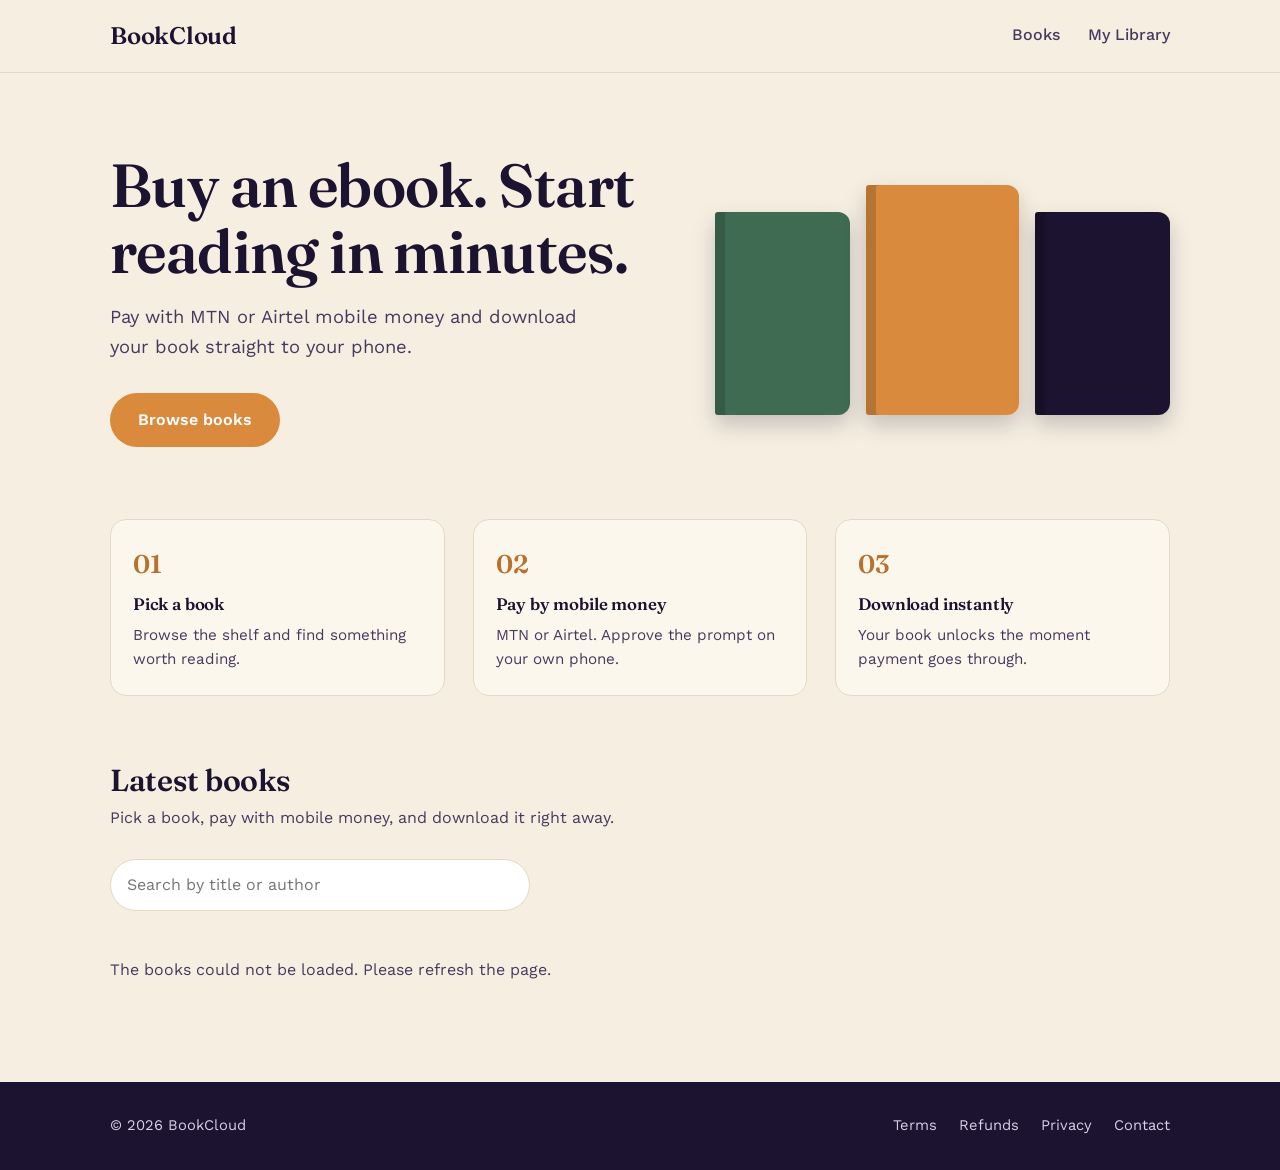
<file: index.html>
<!DOCTYPE html>
<html lang="en">
<head>
  <meta charset="UTF-8">
  <meta name="viewport" content="width=device-width, initial-scale=1">
  <title>BookCloud</title>
  <link rel="stylesheet" href="style.css">
</head>

<body>
  <div id="site-header"></div>

  <main>
    <section class="hero">
      <div class="wrap">
        <div>
          <h1>Buy an ebook. Start reading in minutes.</h1>
          <p>Pay with MTN or Airtel mobile money and download your book straight to your phone.</p>
          <a class="btn" href="#books">Browse books</a>
        </div>
        <div class="shelf" aria-hidden="true">
          <div class="cover c-teal"></div>
          <div class="cover c-gold"></div>
          <div class="cover c-navy"></div>
        </div>
      </div>
    </section>
    <section class="how">
      <div class="wrap">
        <ol>
          <li>
            <span class="step-num">01</span>
            <h3>Pick a book</h3>
            <p>Browse the shelf and find something worth reading.</p>
          </li>
          <li>
            <span class="step-num">02</span>
            <h3>Pay by mobile money</h3>
            <p>MTN or Airtel. Approve the prompt on your own phone.</p>
          </li>
          <li>
            <span class="step-num">03</span>
            <h3>Download instantly</h3>
            <p>Your book unlocks the moment payment goes through.</p>
          </li>
        </ol>
      </div>
    </section>

    <section class="section" id="books">
      <div class="wrap">
        <h2>Latest books</h2>
        <p class="sub">Pick a book, pay with mobile money, and download it right away.</p>

        <div class="tools">
          <input class="search" id="search" type="search" placeholder="Search by title or author" aria-label="Search books">
          <div class="chips" id="chips"></div>
        </div>

        <p class="note" id="book-note">Loading books...</p>
        <div class="grid" id="book-list"></div>
      </div>
    </section>
  </main>

  <div id="site-footer"></div>

  <script src="site.js"></script>
  <script type="module">
    import { fetchBooks, make, makeCover, formatPrice } from "./store.js";

    const list = document.getElementById("book-list");
    const note = document.getElementById("book-note");
    const chips = document.getElementById("chips");
    const search = document.getElementById("search");

    let allBooks = [];
    let activeCategory = "All";

    // Builds one book card.
    function makeCard(book) {
      const card = make("article", "book");

      const coverLink = make("a", "cover-link");
      coverLink.href = "book.html?id=" + encodeURIComponent(book.id);
      coverLink.append(makeCover(book));

      const titleLink = make("a", "", book.title || "Untitled");
      titleLink.href = "book.html?id=" + encodeURIComponent(book.id);
      const title = make("h3");
      title.append(titleLink);

      const row = make("div", "row");
      const buy = make("a", "buy", "Buy");
      buy.href = "checkout.html?id=" + encodeURIComponent(book.id);
      row.append(make("span", "price", formatPrice(book.price)), buy);

      card.append(coverLink, title, make("p", "author", book.author || ""), row);
      return card;
    }

    // Shows the books that match the search box and the chosen category.
    function showBooks() {
      const words = search.value.trim().toLowerCase();

      const shown = allBooks.filter(function (book) {
        const inCategory = activeCategory === "All" || book.category === activeCategory;
        const text = ((book.title || "") + " " + (book.author || "")).toLowerCase();
        return inCategory && text.includes(words);
      });

      list.innerHTML = "";
      note.textContent = shown.length ? "" : "No books match your search.";
      shown.forEach(function (book) { list.append(makeCard(book)); });
    }

    // Builds the category buttons from the categories your books use.
    function showCategoryButtons() {
      const names = [];
      allBooks.forEach(function (book) {
        if (book.category && !names.includes(book.category)) names.push(book.category);
      });

      chips.innerHTML = "";
      if (names.length < 2) return;

      ["All"].concat(names).forEach(function (name) {
        const chip = make("button", "chip", name);
        chip.type = "button";
        chip.setAttribute("aria-pressed", name === activeCategory ? "true" : "false");
        chip.addEventListener("click", function () {
          activeCategory = name;
          showCategoryButtons();
          showBooks();
        });
        chips.append(chip);
      });
    }

    async function loadBooks() {
      try {
        allBooks = await fetchBooks();

        if (allBooks.length === 0) {
          note.textContent = "No books yet. Check back soon.";
          return;
        }

        showCategoryButtons();
        showBooks();
      } catch (error) {
        console.error(error);
        note.textContent = "The books could not be loaded. Please refresh the page.";
      }
    }

    search.addEventListener("input", showBooks);
    loadBooks();
  </script>
</body>
</html>
</file>
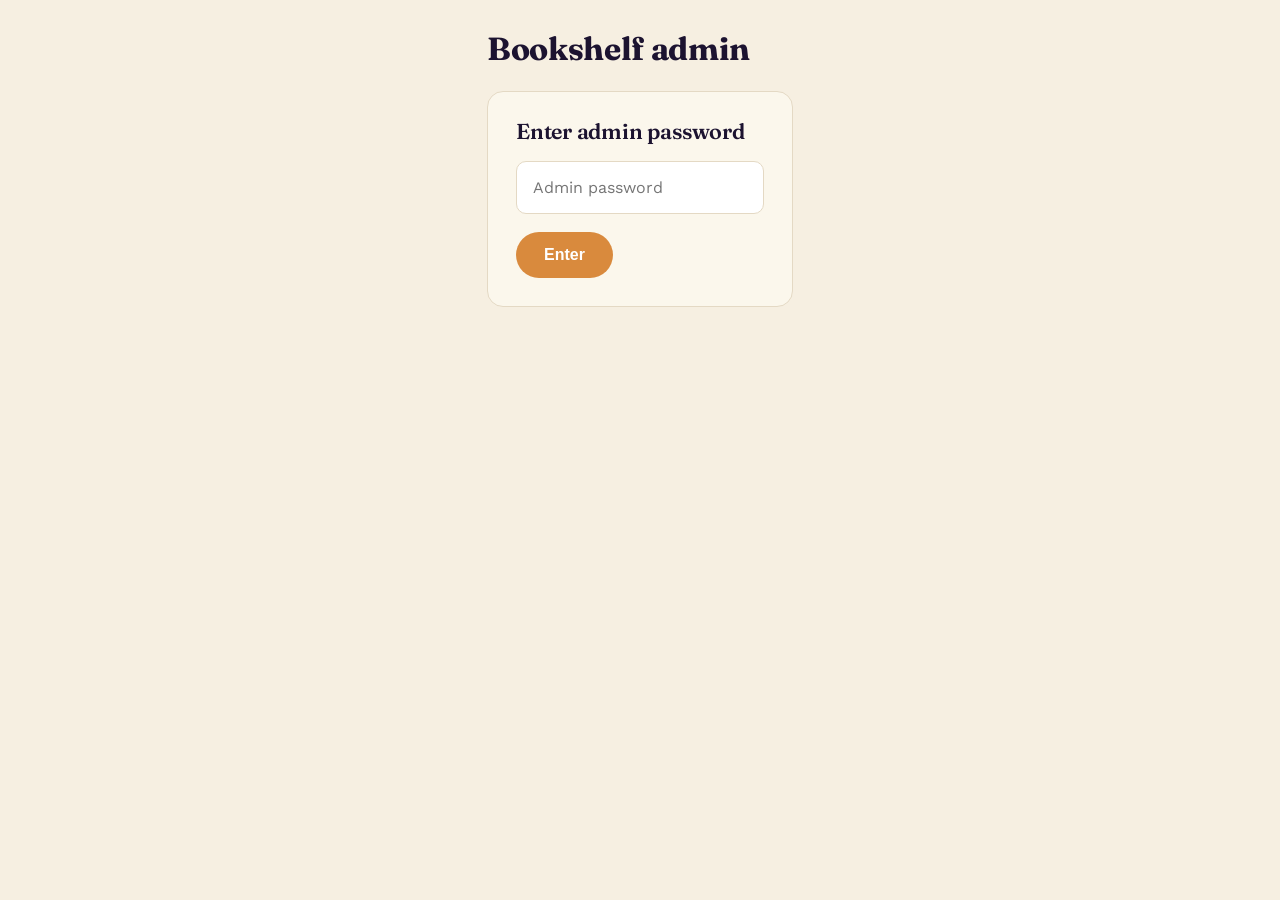
<file: admin.html>
<!DOCTYPE html>
<html lang="en">
<head>
  <meta charset="UTF-8">
  <meta name="viewport" content="width=device-width, initial-scale=1">
  <title>Admin | Bookshelf</title>
  <link rel="stylesheet" href="style.css">
  <link rel="icon" type="image/svg+xml" href="favicon.svg">
  <style>
    .admin-wrap { max-width: 900px; margin: 0 auto; padding: 32px 20px 80px; }
    .admin-wrap h1 { margin-bottom: 24px; }
    .book-row {
      display: flex; align-items: center; gap: 14px;
      padding: 14px 0; border-bottom: 1px solid var(--line);
    }
    .book-row .cover { width: 44px; padding: 0; flex-shrink: 0; }
    .book-row .info { flex: 1; }
    .book-row .info strong { display: block; }
    .book-row .info span { color: var(--muted); font-size: 0.9rem; }
    .badge {
      display: inline-block; font-size: 0.78rem; padding: 2px 8px;
      border-radius: 999px; background: #E3EDE7; color: var(--moss);
    }
    .badge.off { background: #F1E7DC; color: var(--error); }
    .grid-2 { display: grid; grid-template-columns: 1fr 1fr; gap: 16px; }
    @media (max-width: 600px) { .grid-2 { grid-template-columns: 1fr; } }
  </style>
</head>

<body>
  <div class="admin-wrap">
    <h1>Bookshelf admin</h1>

    <!-- Shown until the correct password is entered. -->
    <div class="panel" id="login-box">
      <h2>Enter admin password</h2>
      <div class="field">
        <input id="password-input" type="password" placeholder="Admin password">
      </div>
      <button class="btn" id="login-button">Enter</button>
      <p class="msg error" id="login-error" hidden></p>
    </div>

    <!-- The actual admin tools, hidden until logged in. -->
    <div id="admin-area" hidden>
      <div class="panel" style="margin-bottom:28px;">
        <h2 id="form-title">Add a new book</h2>

        <div class="grid-2">
          <div class="field">
            <label for="f-title">Title</label>
            <input id="f-title" type="text" required>
          </div>
          <div class="field">
            <label for="f-author">Author</label>
            <input id="f-author" type="text">
          </div>
        </div>

        <div class="grid-2">
          <div class="field">
            <label for="f-price">Price (UGX)</label>
            <input id="f-price" type="number" min="500" step="1" required>
          </div>
          <div class="field">
            <label for="f-category">Category</label>
            <input id="f-category" type="text" placeholder="e.g. Fiction, Business">
          </div>
        </div>

        <div class="field">
          <label for="f-description">Description</label>
          <input id="f-description" type="text">
        </div>

        <div class="grid-2">
          <div class="field">
            <label for="f-cover">Cover colour</label>
            <select id="f-cover" style="width:100%;padding:12px 14px;border:1.5px solid var(--line);border-radius:8px;font:inherit;">
              <option value="teal">Teal</option>
              <option value="navy">Navy</option>
              <option value="gold">Gold</option>
              <option value="rust">Rust</option>
            </select>
          </div>
          <div class="field">
            <label for="f-sample">Free sample link (optional)</label>
            <input id="f-sample" type="url" placeholder="https://...">
          </div>
        </div>

        <div class="field">
          <label for="f-cover-image">Cover image (JPG or PNG)</label>
          <input id="f-cover-image" type="file" accept="image/*">
          <p class="hint">Leave empty to keep the current cover, or use a colour block instead.</p>
        </div>

        <div class="field">
          <label for="f-file">Book file (PDF, ePub, etc.)</label>
          <input id="f-file" type="file">
          <p class="hint" id="file-hint">Leave empty to keep the current file when editing.</p>
        </div>

        <label class="check">
          <input type="checkbox" id="f-published" checked>
          <span>Published (visible in the store)</span>
        </label>

        <div style="display:flex; gap:10px; margin-top:10px;">
          <button class="btn" id="save-button">Save book</button>
          <button class="btn-outline" id="cancel-button" type="button" hidden>Cancel edit</button>
        </div>
        <p class="msg" id="form-msg" hidden></p>
      </div>

      <div class="panel">
        <h2>Your books</h2>
        <p class="note" id="list-note">Loading...</p>
        <div id="book-list"></div>
      </div>
    </div>
  </div>

  <script type="module">
    const API_BASE = "https://ebook-store-helper.dbernardinvestments.workers.dev";

    let adminPassword = "";
    let allBooks = [];
    let editingId = null;

    const loginBox = document.getElementById("login-box");
    const adminArea = document.getElementById("admin-area");
    const loginError = document.getElementById("login-error");

    const formTitle = document.getElementById("form-title");
    const fTitle = document.getElementById("f-title");
    const fAuthor = document.getElementById("f-author");
    const fPrice = document.getElementById("f-price");
    const fCategory = document.getElementById("f-category");
    const fDescription = document.getElementById("f-description");
    const fCover = document.getElementById("f-cover");
    const fSample = document.getElementById("f-sample");
    const fFile = document.getElementById("f-file");
    const fPublished = document.getElementById("f-published");
    const saveButton = document.getElementById("save-button");
    const cancelButton = document.getElementById("cancel-button");
    const formMsg = document.getElementById("form-msg");

    const listNote = document.getElementById("list-note");
    const bookList = document.getElementById("book-list");

    function showFormMessage(text, isError) {
      formMsg.textContent = text;
      formMsg.className = isError ? "msg error" : "msg";
      formMsg.hidden = false;
    }

    async function adminFetch(path, options) {
      options = options || {};
      options.headers = Object.assign({}, options.headers, { "X-Admin-Password": adminPassword });
      return fetch(API_BASE + path, options);
    }

    // ---------- Login ----------
    document.getElementById("login-button").addEventListener("click", async function () {
      const tryPassword = document.getElementById("password-input").value;
      loginError.hidden = true;

      const response = await fetch(API_BASE + "/admin/books", {
        headers: { "X-Admin-Password": tryPassword }
      });

      if (!response.ok) {
        loginError.textContent = "Wrong password. Try again.";
        loginError.hidden = false;
        return;
      }

      adminPassword = tryPassword;
      loginBox.hidden = true;
      adminArea.hidden = false;
      loadBooks();
    });

    // ---------- Load and show the book list ----------
    async function loadBooks() {
      listNote.textContent = "Loading...";
      const response = await adminFetch("/admin/books");

      if (!response.ok) {
        listNote.textContent = "Could not load books.";
        return;
      }

      allBooks = await response.json();
      bookList.innerHTML = "";

      if (allBooks.length === 0) {
        listNote.textContent = "No books yet. Add your first one above.";
        return;
      }

      listNote.textContent = "";
      allBooks.forEach(function (book) {
        const row = document.createElement("div");
        row.className = "book-row";

        const cover = document.createElement("div");
        cover.className = "cover c-" + (book.cover || "teal");
        cover.style.overflow = "hidden";
        if (book.coverImage) {
          cover.style.padding = "0";
          const img = document.createElement("img");
          img.src = API_BASE + "/covers/" + book.coverImage;
          img.alt = book.title;
          img.style.width = "100%";
          img.style.height = "100%";
          img.style.objectFit = "cover";
          img.style.display = "block";
          cover.append(img);
        }

        const info = document.createElement("div");
        info.className = "info";
        const strong = document.createElement("strong");
        strong.textContent = book.title;
        const span = document.createElement("span");
        span.textContent = "UGX " + Number(book.price).toLocaleString("en-US") + (book.author ? " · " + book.author : "");
        info.append(strong, span);

        const badge = document.createElement("span");
        badge.className = "badge" + (book.published ? "" : " off");
        badge.textContent = book.published ? "Published" : "Hidden";

        const editBtn = document.createElement("button");
        editBtn.className = "btn-outline";
        editBtn.textContent = "Edit";
        editBtn.type = "button";
        editBtn.addEventListener("click", function () { startEdit(book); });

        const deleteBtn = document.createElement("button");
        deleteBtn.className = "btn-outline";
        deleteBtn.textContent = "Delete";
        deleteBtn.type = "button";
        deleteBtn.style.borderColor = "var(--error)";
        deleteBtn.style.color = "var(--error)";
        deleteBtn.addEventListener("click", function () { deleteBook(book); });

        row.append(cover, info, badge, editBtn, deleteBtn);
        bookList.append(row);
      });
    }

    // ---------- Fill the form to edit a book ----------
    function startEdit(book) {
      editingId = book.id;
      formTitle.textContent = "Edit: " + book.title;
      fTitle.value = book.title || "";
      fAuthor.value = book.author || "";
      fPrice.value = book.price || "";
      fCategory.value = book.category || "";
      fDescription.value = book.description || "";
      fCover.value = book.cover || "teal";
      fSample.value = book.sampleUrl || "";
      fFile.value = "";
      fPublished.checked = !!book.published;
      cancelButton.hidden = false;
      window.scrollTo({ top: 0, behavior: "smooth" });
    }

    function resetForm() {
      editingId = null;
      formTitle.textContent = "Add a new book";
      fTitle.value = "";
      fAuthor.value = "";
      fPrice.value = "";
      fCategory.value = "";
      fDescription.value = "";
      fCover.value = "teal";
      fSample.value = "";
      fFile.value = "";
      document.getElementById("f-cover-image").value = "";
      fPublished.checked = true;
      cancelButton.hidden = true;
    }

    cancelButton.addEventListener("click", resetForm);
    // ---------- Delete a book ----------
    async function deleteBook(book) {
      const confirmed = confirm('Delete "' + book.title + '"? This cannot be undone.');
      if (!confirmed) return;

      const response = await adminFetch("/admin/books/" + encodeURIComponent(book.id), {
        method: "DELETE"
      });

      if (!response.ok) {
        alert("Could not delete that book. Please try again.");
        return;
      }

      if (editingId === book.id) resetForm();
      loadBooks();
    }

    // ---------- Save (create or update) ----------
    saveButton.addEventListener("click", async function () {
      if (!fTitle.value || !fPrice.value) {
        showFormMessage("Title and price are required.", true);
        return;
      }

      saveButton.disabled = true;
      showFormMessage("Saving...", false);

      const bookData = {
        title: fTitle.value,
        author: fAuthor.value,
        price: Number(fPrice.value),
        category: fCategory.value,
        description: fDescription.value,
        cover: fCover.value,
        sampleUrl: fSample.value || null,
        published: fPublished.checked
      };

      try {
        let bookId = editingId;
        const existing = bookId ? allBooks.find(function (b) { return b.id === bookId; }) : null;

        // Keep the existing file and cover image unless new ones are chosen.
        bookData.fileKey = existing ? existing.fileKey : null;
        bookData.coverImage = existing ? existing.coverImage : null;

        if (bookId) {
          const response = await adminFetch("/admin/books/" + encodeURIComponent(bookId), {
            method: "PUT",
            headers: { "Content-Type": "application/json" },
            body: JSON.stringify(bookData)
          });
          if (!response.ok) throw new Error("Could not save changes.");
        } else {
          const response = await adminFetch("/admin/books", {
            method: "POST",
            headers: { "Content-Type": "application/json" },
            body: JSON.stringify(bookData)
          });
          if (!response.ok) throw new Error("Could not create the book.");
          const result = await response.json();
          bookId = result.id;
        }

        let needsFollowUpSave = false;

        // If a book file was chosen, upload it and attach it.
        if (fFile.files.length > 0) {
          const file = fFile.files[0];
          const extension = file.name.includes(".") ? file.name.split(".").pop() : "bin";
          const fileKey = bookId + "." + extension;

          const uploadResponse = await adminFetch("/admin/upload/" + fileKey.split("/").map(encodeURIComponent).join("/"), {
            method: "PUT",
            headers: { "Content-Type": file.type || "application/octet-stream" },
            body: file
          });
          if (!uploadResponse.ok) throw new Error("Book saved, but the file upload failed.");

          bookData.fileKey = fileKey;
          needsFollowUpSave = true;
        }

        // If a cover image was chosen, upload it too.
        const coverFileInput = document.getElementById("f-cover-image");
        if (coverFileInput.files.length > 0) {
          const image = coverFileInput.files[0];
          const extension = image.name.includes(".") ? image.name.split(".").pop() : "jpg";
          const coverKey = "covers/" + bookId + "." + extension;

          const uploadResponse = await adminFetch("/admin/upload/" + coverKey.split("/").map(encodeURIComponent).join("/"), {
            method: "PUT",
            headers: { "Content-Type": image.type || "image/jpeg" },
            body: image
          });
          if (!uploadResponse.ok) throw new Error("Book saved, but the cover image upload failed.");

          bookData.coverImage = coverKey;
          needsFollowUpSave = true;
        }

        if (needsFollowUpSave) {
          await adminFetch("/admin/books/" + encodeURIComponent(bookId), {
            method: "PUT",
            headers: { "Content-Type": "application/json" },
            body: JSON.stringify(bookData)
          });
        }

        showFormMessage("Saved.", false);
        resetForm();
        loadBooks();
      } catch (error) {
        console.error(error);
        showFormMessage(error.message || "Something went wrong.", true);
      } finally {
        saveButton.disabled = false;
      }
    });
  </script>
</body>
</html>
</file>
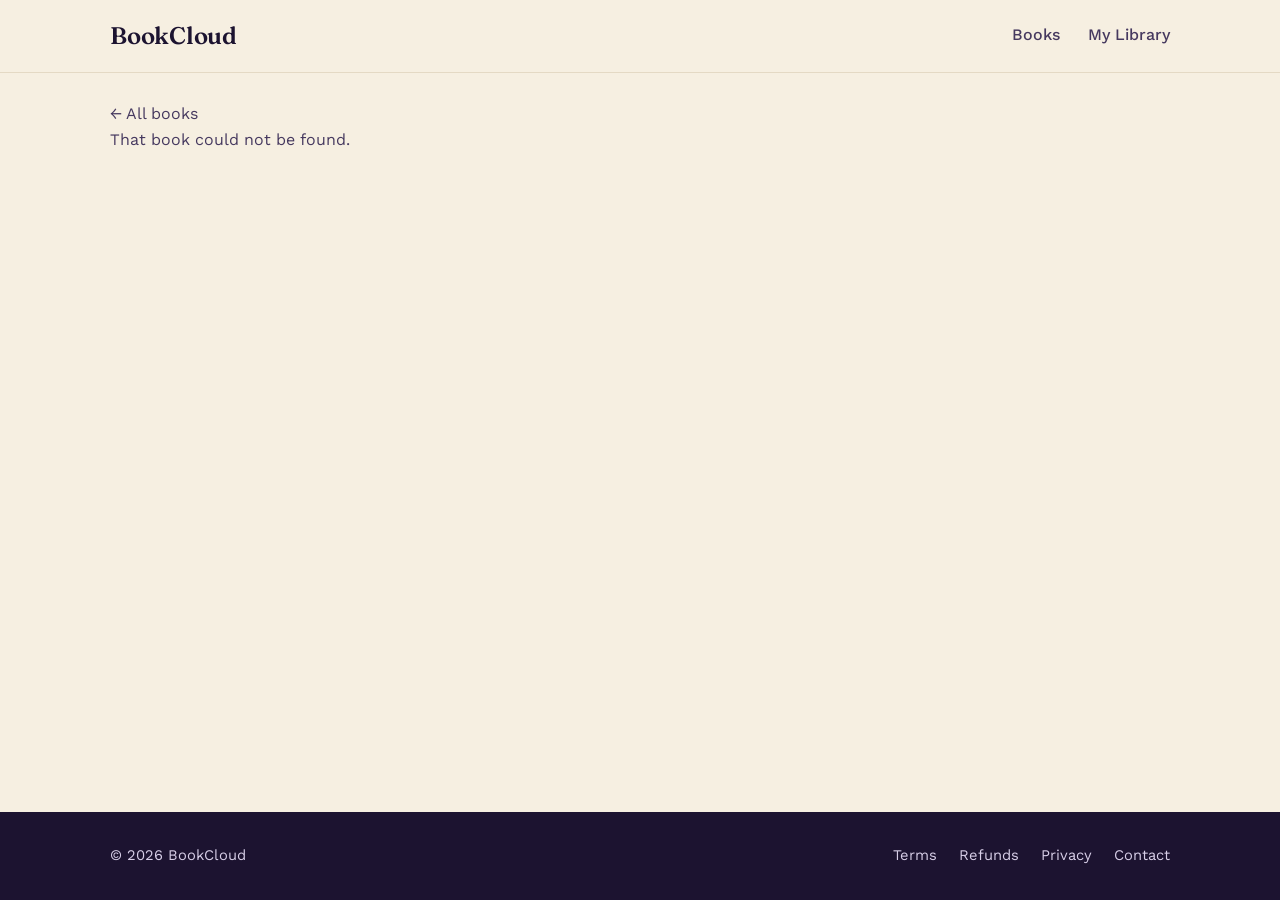
<file: book.html>
<!DOCTYPE html>
<html lang="en">
<head>
  <meta charset="UTF-8">
  <meta name="viewport" content="width=device-width, initial-scale=1">
  <title>Book</title>
  <link rel="stylesheet" href="style.css">
  <style>
    .detail {
      opacity: 0; transform: translateY(32px);
      animation: detail-rise 0.75s cubic-bezier(0.22, 1, 0.36, 1) 0.1s forwards;
    }
    @media (prefers-reduced-motion: reduce) {
      .detail { opacity: 1; transform: none; animation: none; }
    }
    @keyframes detail-rise { to { opacity: 1; transform: translateY(0); } }
  </style>
</head>

<body data-title="Book">
  <div id="site-header"></div>

  <main>
    <div class="wrap">
      <a class="back" href="index.html#books">&larr; All books</a>
      <p class="note" id="book-note">Loading book...</p>
      <div id="book-detail"></div>
    </div>
  </main>

  <div id="site-footer"></div>

  <script src="site.js"></script>
  <script type="module">
    import { fetchBook, make, makeCover, formatPrice } from "./store.js";

    const note = document.getElementById("book-note");
    const detail = document.getElementById("book-detail");
    const bookId = new URLSearchParams(window.location.search).get("id");

    async function loadBook() {
      if (!bookId) {
        note.textContent = "That book could not be found.";
        return;
      }

      try {
        const book = await fetchBook(bookId);

        if (!book) {
          note.textContent = "That book could not be found.";
          return;
        }

        note.textContent = "";
        document.title = (book.title || "Book") + " | " + window.SITE.name;

        const box = make("section", "detail");
        box.append(makeCover(book));

        const info = make("div");
        info.append(make("h1", "", book.title || "Untitled"));

        const meta = book.author ? "By " + book.author : "";
        info.append(make("p", "meta", book.category ? meta + " · " + book.category : meta));
        info.append(make("p", "price-big", formatPrice(book.price)));

        if (book.description) info.append(make("p", "desc", book.description));

        const actions = make("div", "actions");
        const buy = make("a", "btn", "Buy now");
        buy.href = "checkout.html?id=" + encodeURIComponent(bookId);
        actions.append(buy);

        // Only shown if the book has a "sampleUrl" field in the database.
        if (book.sampleUrl) {
          const sample = make("a", "btn-outline", "Read a free sample");
          sample.href = book.sampleUrl;
          sample.target = "_blank";
          sample.rel = "noopener";
          actions.append(sample);
        }

        info.append(actions);
        info.append(make("p", "perk", "You can download your book as soon as you have paid."));

        box.append(info);
        detail.append(box);
      } catch (error) {
        console.error(error);
        note.textContent = "The book could not be loaded. Please refresh the page.";
      }
    }

    loadBook();
  </script>
</body>
</html>
</file>
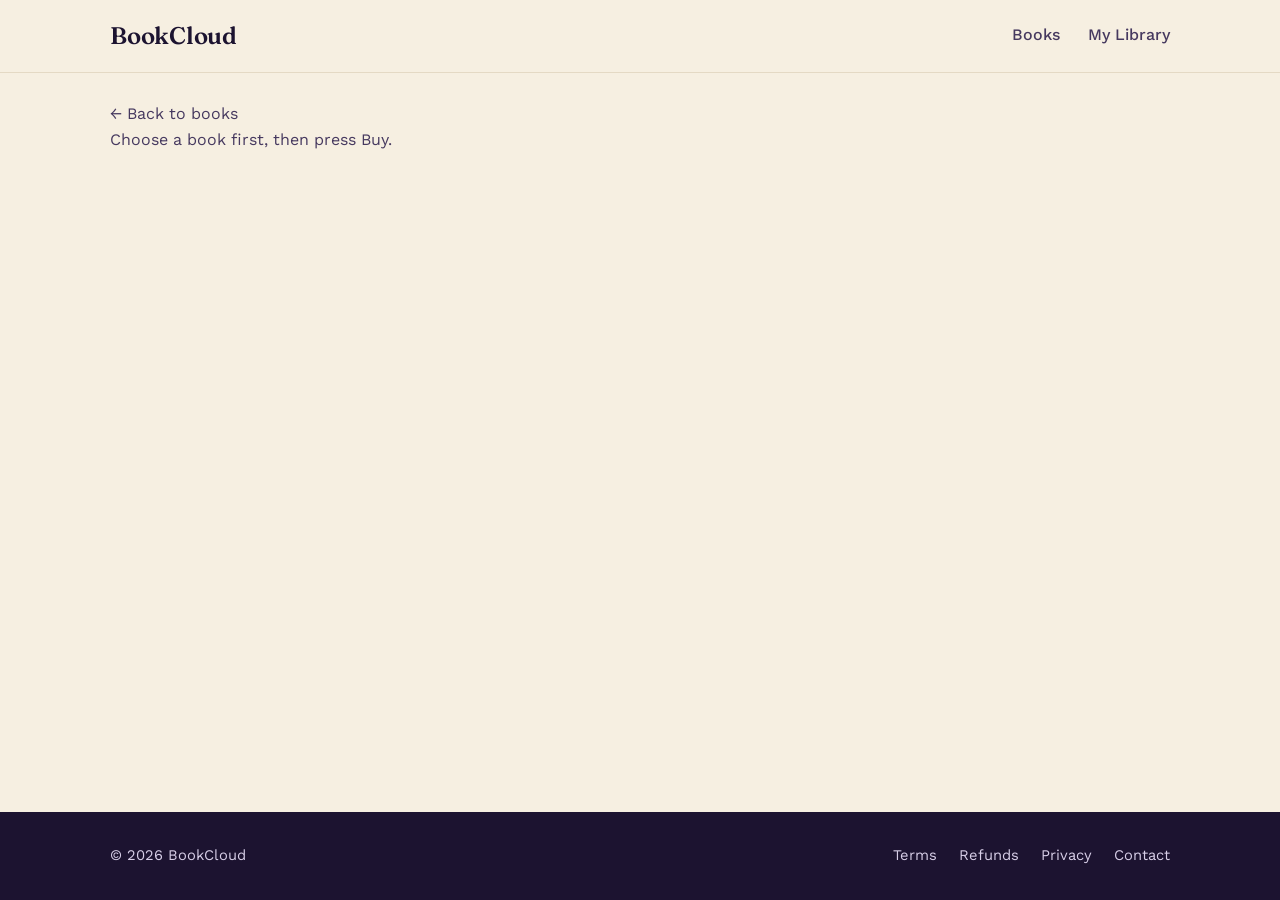
<file: checkout.html>
<!DOCTYPE html>
<html lang="en">
<head>
  <meta charset="UTF-8">
  <meta name="viewport" content="width=device-width, initial-scale=1">
  <title>Checkout</title>
  <link rel="stylesheet" href="style.css">
  <style>
    #waiting .btn, #waiting h2 {
      animation: gentle-pulse 1.4s ease-in-out infinite;
    }
    @keyframes gentle-pulse {
      0%, 100% { opacity: 1; transform: scale(1); }
      50% { opacity: 0.4; transform: scale(1.03); }
    }
    #success {
      opacity: 0; transform: scale(0.9) translateY(10px);
      animation: success-in 0.55s cubic-bezier(0.22, 1, 0.36, 1) forwards;
    }
    @keyframes success-in { to { opacity: 1; transform: scale(1); } }
    @media (prefers-reduced-motion: reduce) {
      #waiting .btn, #waiting h2, #success { animation: none; opacity: 1; transform: none; }
    }
  </style>
</head>

<body data-title="Checkout">
  <div id="site-header"></div>

  <main>
    <div class="wrap">
      <a class="back" href="index.html#books">&larr; Back to books</a>
      <p class="note" id="book-note">Loading your order...</p>

      <div class="checkout" id="checkout" hidden>
        <form class="panel" id="pay-form">
          <h2>Pay with mobile money</h2>

          <div class="field">
            <label for="phone">Mobile money number</label>
            <input id="phone" name="phone" type="tel" inputmode="tel" autocomplete="tel" placeholder="07XXXXXXXX" required>
            <p class="hint">MTN or Airtel. You will get a prompt on this phone to enter your PIN.</p>
          </div>

          <div class="field">
            <label for="email">Email address</label>
            <input id="email" name="email" type="email" autocomplete="email" placeholder="you@example.com" required>
            <p class="hint">We use this to send you a receipt.</p>
          </div>

          <label class="check">
            <input type="checkbox" id="agree" required>
            <span>I agree to the <a href="terms.html" target="_blank">Terms</a> and the <a href="refunds.html" target="_blank">Refund Policy</a>.</span>
          </label>

          <button class="btn btn-block" type="submit" id="pay-button">Pay</button>
          <p class="msg" id="form-msg" hidden></p>
        </form>

        <aside class="panel">
          <h2>Your order</h2>
          <div class="summary-book" id="summary-book"></div>
          <div class="summary-row"><span>Total</span><span id="summary-total"></span></div>
        </aside>
      </div>

      <!-- Shown while we wait for MarzPay's confirmation. -->
      <div class="panel" id="waiting" hidden style="max-width:480px;margin:0 auto;text-align:center;">
        <h2 style="animation: gentle-pulse 1.8s ease-in-out infinite;">Check your phone</h2>
        <p id="waiting-text">Approve the payment prompt on your phone to complete the purchase.</p>
      </div>

      <!-- Shown once the payment is confirmed. -->
      <div class="panel" id="success" hidden style="max-width:480px;margin:0 auto;text-align:center;">
        <h2>Payment received</h2>
        <p>Your download is ready.</p>
        <a class="btn" id="download-link" href="#">Download your book</a>
      </div>
    </div>
  </main>

  <div id="site-footer"></div>

  <script src="site.js"></script>
  <script type="module">
    import { API_BASE, fetchBook, make, makeCover, formatPrice } from "./store.js";

    const note = document.getElementById("book-note");
    const checkout = document.getElementById("checkout");
    const waiting = document.getElementById("waiting");
    const waitingText = document.getElementById("waiting-text");
    const success = document.getElementById("success");
    const form = document.getElementById("pay-form");
    const payButton = document.getElementById("pay-button");
    const message = document.getElementById("form-msg");
    const bookId = new URLSearchParams(window.location.search).get("id");

    let currentBook = null;

    function showMessage(text, isError) {
      message.textContent = text;
      message.className = isError ? "msg error" : "msg";
      message.hidden = false;
    }

    // Accepts 07XXXXXXXX or 2567XXXXXXXX
    function isUgandanNumber(text) {
      const digits = text.replace(/\D/g, "");
      return /^07\d{8}$/.test(digits) || /^2567\d{8}$/.test(digits);
    }

    async function loadOrder() {
      if (!bookId) {
        note.textContent = "Choose a book first, then press Buy.";
        return;
      }

      try {
        currentBook = await fetchBook(bookId);

        if (!currentBook) {
          note.textContent = "That book could not be found.";
          return;
        }

        note.textContent = "";
        checkout.hidden = false;

        const summary = document.getElementById("summary-book");
        const words = make("div");
        words.append(make("strong", "", currentBook.title || "Untitled"), make("span", "", currentBook.author || ""));
        summary.append(makeCover(currentBook, false), words);

        document.getElementById("summary-total").textContent = formatPrice(currentBook.price);
        payButton.textContent = "Pay " + formatPrice(currentBook.price);
      } catch (error) {
        console.error(error);
        note.textContent = "Your order could not be loaded. Please refresh the page.";
      }
    }

    // Asks the helper, every few seconds, whether the order is paid yet.
    async function waitForPayment(orderId) {
      const maxAttempts = 24; // about 2 minutes, checking every 5 seconds
      let attempts = 0;

      const timer = setInterval(async function () {
        attempts++;

        try {
          const response = await fetch(API_BASE + "/orders/" + encodeURIComponent(orderId));
          const order = await response.json();

          if (order.status === "paid") {
            clearInterval(timer);
            waiting.hidden = true;
            success.hidden = false;
            document.getElementById("download-link").href =
              API_BASE + "/download/" + encodeURIComponent(order.id) + "/" + encodeURIComponent(order.downloadToken || "");
            return;
          }

          if (order.status === "failed") {
            clearInterval(timer);
            waiting.hidden = true;
            checkout.hidden = false;
            showMessage("The payment was not completed. Please try again.", true);
            payButton.disabled = false;
            return;
          }
        } catch (error) {
          console.error(error);
        }

        if (attempts >= maxAttempts) {
          clearInterval(timer);
          waitingText.textContent =
            "This is taking longer than expected. If you approved the payment, please contact us and we will sort it out.";
        }
      }, 5000);
    }

    form.addEventListener("submit", async function (event) {
      event.preventDefault();

      const phone = document.getElementById("phone").value;
      const email = document.getElementById("email").value;

      if (!isUgandanNumber(phone)) {
        showMessage("Enter a valid MTN or Airtel number, like 0771234567.", true);
        return;
      }

      payButton.disabled = true;
      showMessage("Starting your payment...", false);

      try {
        const response = await fetch(API_BASE + "/checkout", {
          method: "POST",
          headers: { "Content-Type": "application/json" },
          body: JSON.stringify({ bookId: bookId, phone: phone, email: email })
        });

        const result = await response.json();

        if (!response.ok) {
          showMessage(result.error || "Something went wrong. Please try again.", true);
          payButton.disabled = false;
          return;
        }

        checkout.hidden = true;
        waiting.hidden = false;
        waitForPayment(result.orderId);
      } catch (error) {
        console.error(error);
        showMessage("Something went wrong. Please check your connection and try again.", true);
        payButton.disabled = false;
      }
    });

    loadOrder();
  </script>
</body>
</html>
</file>
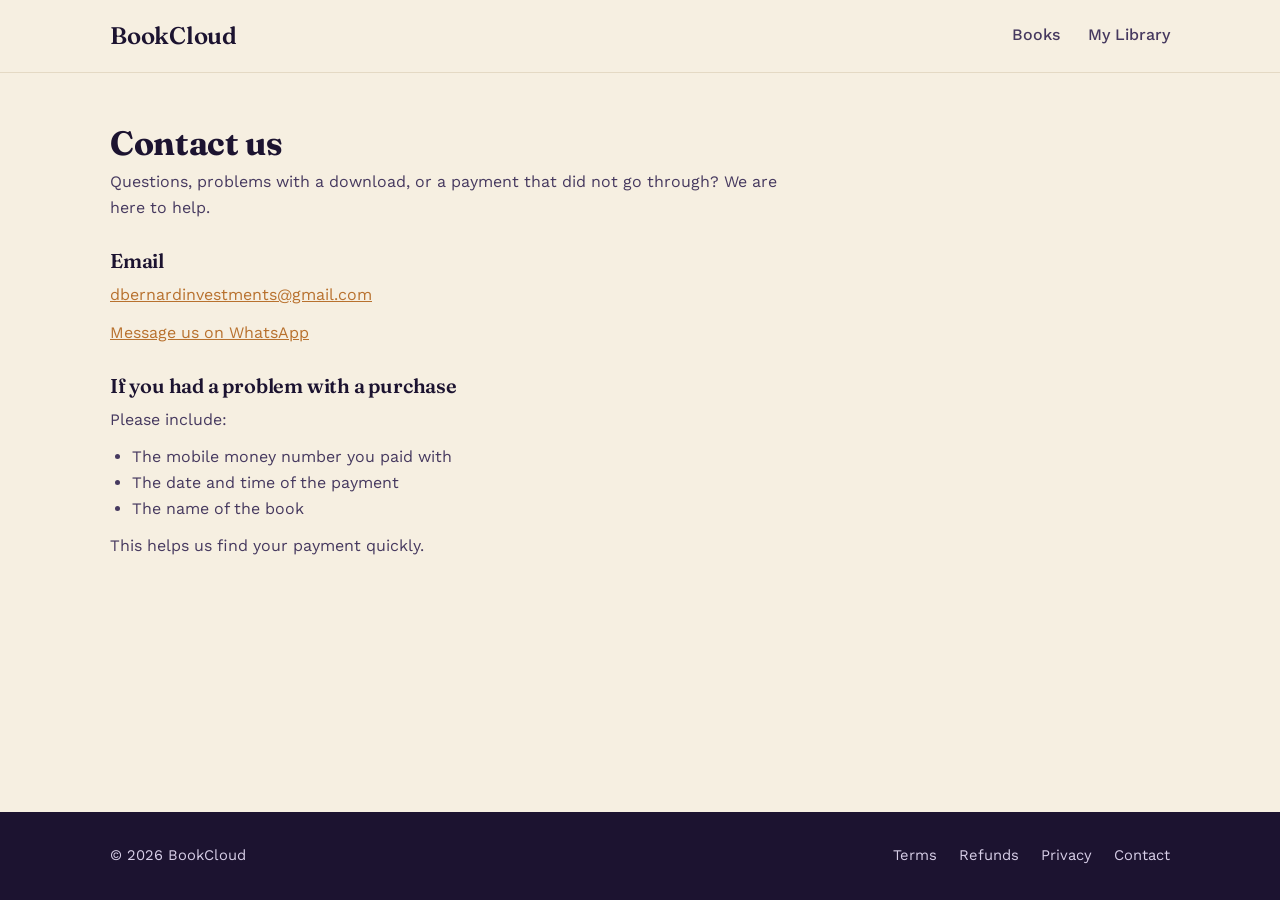
<file: contact.html>
<!DOCTYPE html>
<html lang="en">
<head>
  <meta charset="UTF-8">
  <meta name="viewport" content="width=device-width, initial-scale=1">
  <title>Contact</title>
  <link rel="stylesheet" href="style.css">
</head>

<body data-title="Contact">
  <div id="site-header"></div>

  <main>
    <div class="wrap">
      <article class="prose">
        <h1>Contact us</h1>
        <p class="updated">Questions, problems with a download, or a payment that did not go through? We are here to help.</p>

        <h2>Email</h2>
        <p><a data-mailto href="#"></a></p>
        <p><a id="whatsapp-link" href="#" hidden>Message us on WhatsApp</a></p>

        <h2>If you had a problem with a purchase</h2>
        <p>Please include:</p>
        <ul>
          <li>The mobile money number you paid with</li>
          <li>The date and time of the payment</li>
          <li>The name of the book</li>
        </ul>
        <p>This helps us find your payment quickly.</p>
      </article>
    </div>
  </main>

  <div id="site-footer"></div>

  <script src="site.js"></script>
</body>
</html>
</file>
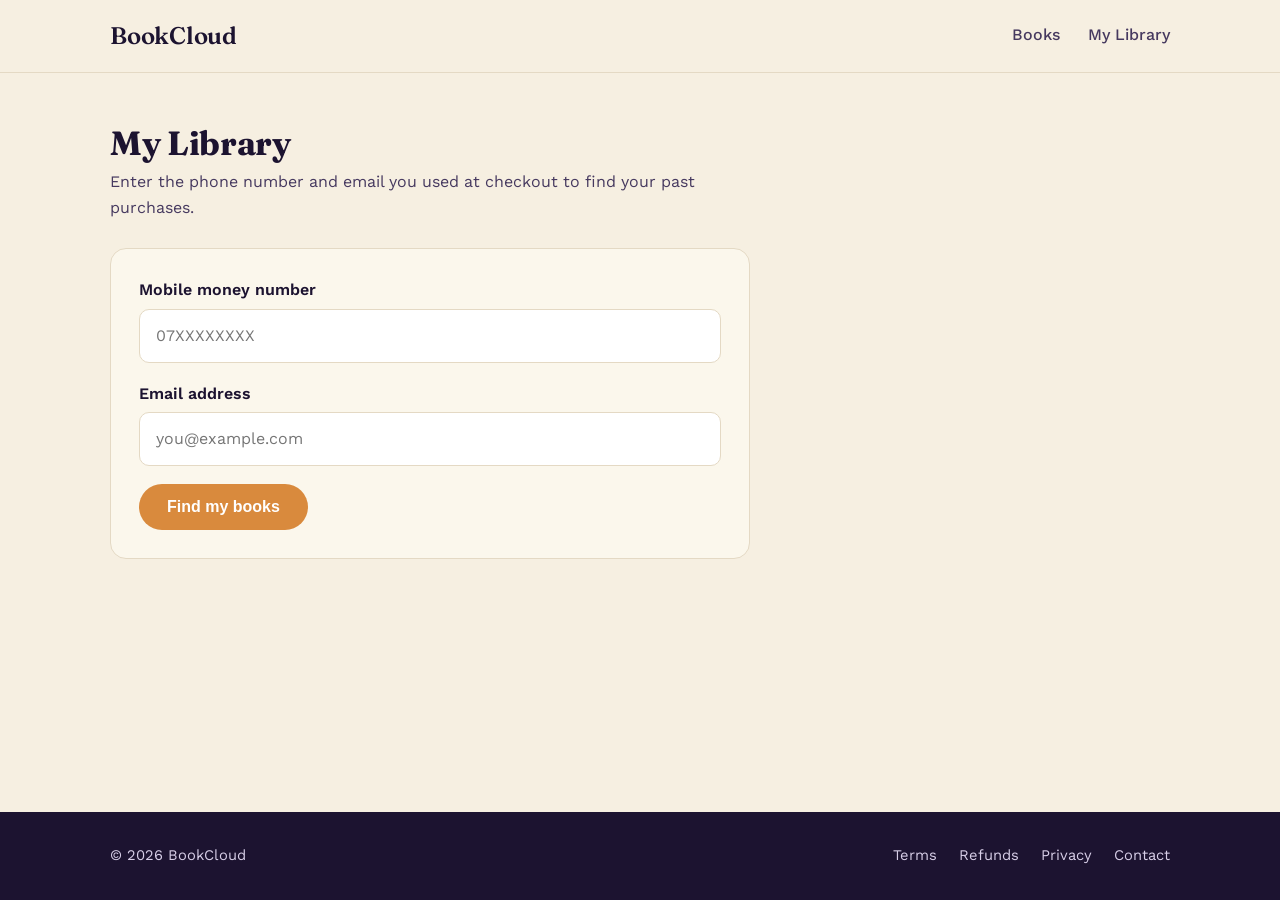
<file: library.html>
<!DOCTYPE html>
<html lang="en">
<head>
  <meta charset="UTF-8">
  <meta name="viewport" content="width=device-width, initial-scale=1">
  <title>My Library</title>
  <link rel="stylesheet" href="style.css">
  <style>
    .library-row {
      display: flex; align-items: center; gap: 14px;
      padding: 14px 0; border-bottom: 1px solid var(--line);
    }
    .library-row .cover { width: 48px; padding: 0; flex-shrink: 0; overflow: hidden; }
    .library-row .cover img { width: 100%; height: 100%; object-fit: cover; display: block; }
    .library-row .info { flex: 1; }
    .library-row .info strong { display: block; }
    .library-row .info span { color: var(--muted); font-size: 0.9rem; }
  </style>
</head>

<body data-title="My Library">
  <div id="site-header"></div>

  <main>
    <div class="wrap">
      <article class="prose" style="max-width:640px;">
        <h1>My Library</h1>
        <p class="updated">Enter the phone number and email you used at checkout to find your past purchases.</p>

        <div class="panel" id="lookup-panel">
          <div class="field">
            <label for="lib-phone">Mobile money number</label>
            <input id="lib-phone" type="tel" placeholder="07XXXXXXXX">
          </div>
          <div class="field">
            <label for="lib-email">Email address</label>
            <input id="lib-email" type="email" placeholder="you@example.com">
          </div>
          <button class="btn" id="lookup-button">Find my books</button>
          <p class="msg" id="lookup-msg" hidden></p>
        </div>

        <div class="panel" id="results-panel" hidden style="margin-top:20px;">
          <h2>Your books</h2>
          <div id="results-list"></div>
        </div>
      </article>
    </div>
  </main>

  <div id="site-footer"></div>

  <script src="site.js"></script>
  <script type="module">
    import { API_BASE, coverImageUrl } from "./store.js";

    const button = document.getElementById("lookup-button");
    const msg = document.getElementById("lookup-msg");
    const resultsPanel = document.getElementById("results-panel");
    const resultsList = document.getElementById("results-list");

    function showMsg(text, isError) {
      msg.textContent = text;
      msg.className = isError ? "msg error" : "msg";
      msg.hidden = false;
    }

    button.addEventListener("click", async function () {
      const phone = document.getElementById("lib-phone").value;
      const email = document.getElementById("lib-email").value;

      if (!phone || !email) {
        showMsg("Please enter both your phone number and email.", true);
        return;
      }

      button.disabled = true;
      showMsg("Looking...", false);
      resultsPanel.hidden = true;

      try {
        const url = API_BASE + "/my-library?phone=" + encodeURIComponent(phone) + "&email=" + encodeURIComponent(email);
        const response = await fetch(url);
        const orders = await response.json();

        if (!response.ok) {
          showMsg(orders.error || "Something went wrong.", true);
          return;
        }

        if (orders.length === 0) {
          showMsg("No purchases found for that phone number and email.", true);
          return;
        }

        msg.hidden = true;
        resultsList.innerHTML = "";

        orders.forEach(function (order) {
          const row = document.createElement("div");
          row.className = "library-row";

          const cover = document.createElement("div");
          cover.className = "cover c-" + (order.cover || "teal");
          const imageUrl = coverImageUrl(order);
          if (imageUrl) {
            const img = document.createElement("img");
            img.src = imageUrl;
            img.alt = order.title;
            cover.append(img);
          }

          const info = document.createElement("div");
          info.className = "info";
          const strong = document.createElement("strong");
          strong.textContent = order.title;
          const span = document.createElement("span");
          span.textContent = order.author || "";
          info.append(strong, span);

          const downloadLink = document.createElement("a");
          downloadLink.className = "buy";
          downloadLink.textContent = "Download";
          downloadLink.href = API_BASE + "/download/" + encodeURIComponent(order.orderId) + "/" + encodeURIComponent(order.downloadToken);

          row.append(cover, info, downloadLink);
          resultsList.append(row);
        });

        resultsPanel.hidden = false;
      } catch (error) {
        console.error(error);
        showMsg("Something went wrong. Please try again.", true);
      } finally {
        button.disabled = false;
      }
    });
  </script>
</body>
</html>
</file>
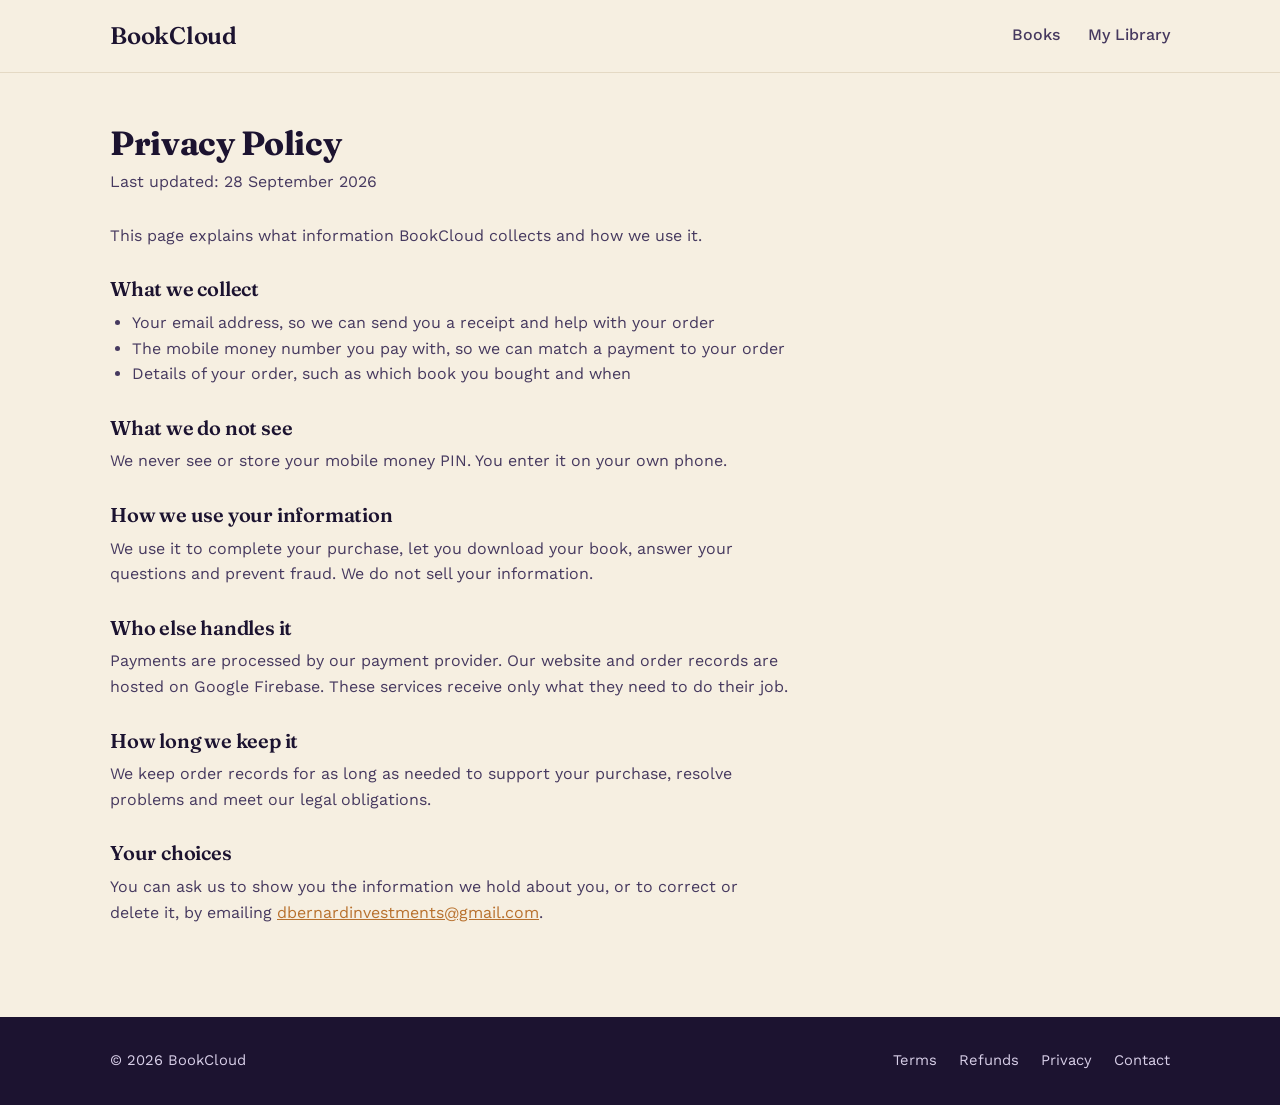
<file: privacy.html>
<!DOCTYPE html>
<html lang="en">
<head>
  <meta charset="UTF-8">
  <meta name="viewport" content="width=device-width, initial-scale=1">
  <title>Privacy Policy</title>
  <link rel="stylesheet" href="style.css">
</head>

<body data-title="Privacy Policy">
  <div id="site-header"></div>

  <main>
    <div class="wrap">
      <article class="prose">
        <h1>Privacy Policy</h1>
        <p class="updated">Last updated: 28 September 2026</p>

        <p>This page explains what information <span data-site="name"></span> collects and how we use it.</p>

        <h2>What we collect</h2>
        <ul>
          <li>Your email address, so we can send you a receipt and help with your order</li>
          <li>The mobile money number you pay with, so we can match a payment to your order</li>
          <li>Details of your order, such as which book you bought and when</li>
        </ul>

        <h2>What we do not see</h2>
        <p>We never see or store your mobile money PIN. You enter it on your own phone.</p>

        <h2>How we use your information</h2>
        <p>We use it to complete your purchase, let you download your book, answer your questions and prevent fraud. We do not sell your information.</p>

        <h2>Who else handles it</h2>
        <p>Payments are processed by our payment provider. Our website and order records are hosted on Google Firebase. These services receive only what they need to do their job.</p>

        <h2>How long we keep it</h2>
        <p>We keep order records for as long as needed to support your purchase, resolve problems and meet our legal obligations.</p>

        <h2>Your choices</h2>
        <p>You can ask us to show you the information we hold about you, or to correct or delete it, by emailing <a data-mailto href="#"></a>.</p>
      </article>
    </div>
  </main>

  <div id="site-footer"></div>

  <script src="site.js"></script>
</body>
</html>
</file>
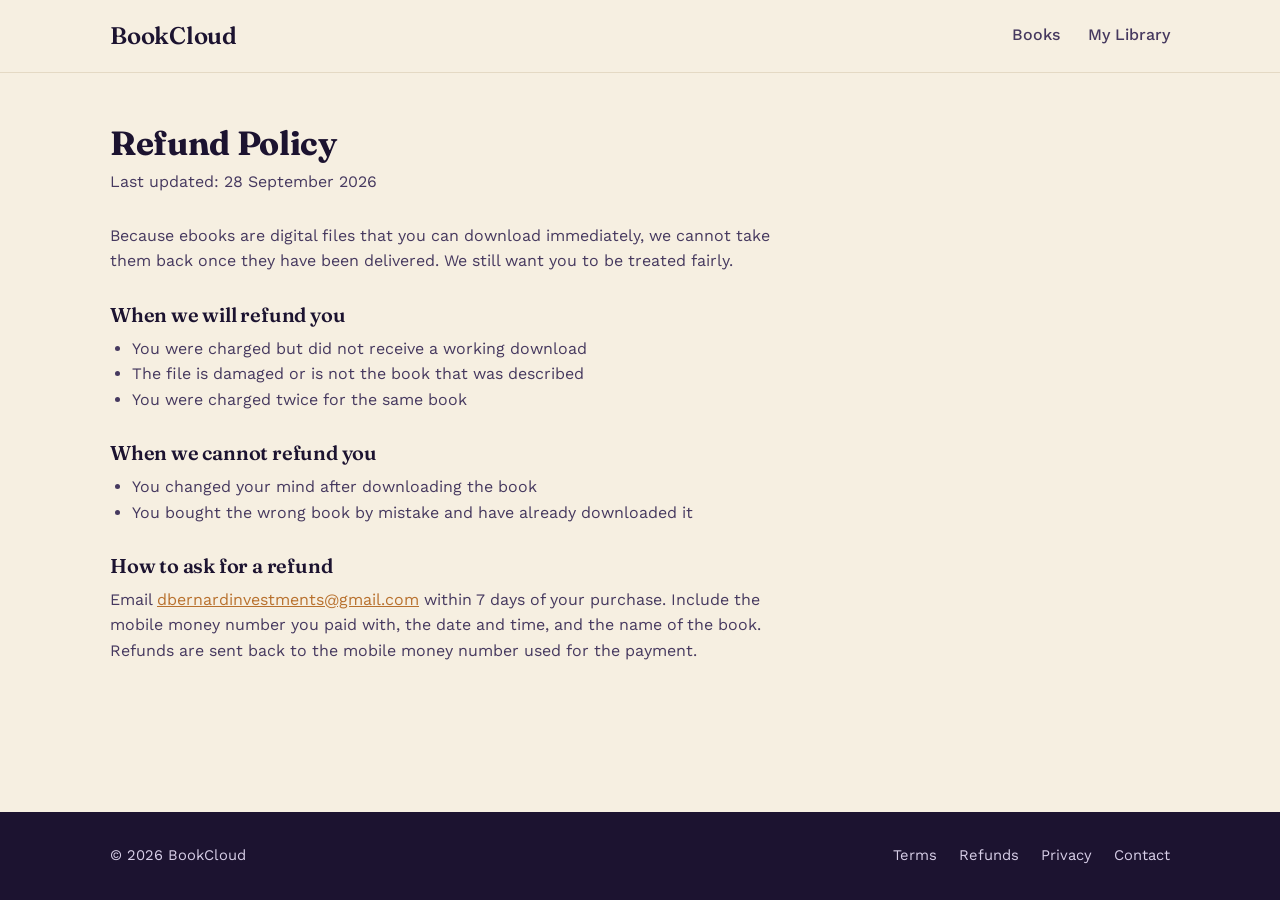
<file: refunds.html>
<!DOCTYPE html>
<html lang="en">
<head>
  <meta charset="UTF-8">
  <meta name="viewport" content="width=device-width, initial-scale=1">
  <title>Refund Policy</title>
  <link rel="stylesheet" href="style.css">
</head>

<body data-title="Refund Policy">
  <div id="site-header"></div>

  <main>
    <div class="wrap">
      <article class="prose">
        <h1>Refund Policy</h1>
        <p class="updated">Last updated: 28 September 2026</p>

        <p>Because ebooks are digital files that you can download immediately, we cannot take them back once they have been delivered. We still want you to be treated fairly.</p>

        <h2>When we will refund you</h2>
        <ul>
          <li>You were charged but did not receive a working download</li>
          <li>The file is damaged or is not the book that was described</li>
          <li>You were charged twice for the same book</li>
        </ul>

        <h2>When we cannot refund you</h2>
        <ul>
          <li>You changed your mind after downloading the book</li>
          <li>You bought the wrong book by mistake and have already downloaded it</li>
        </ul>

        <h2>How to ask for a refund</h2>
        <p>Email <a data-mailto href="#"></a> within 7 days of your purchase. Include the mobile money number you paid with, the date and time, and the name of the book. Refunds are sent back to the mobile money number used for the payment.</p>
      </article>
    </div>
  </main>

  <div id="site-footer"></div>

  <script src="site.js"></script>
</body>
</html>
</file>
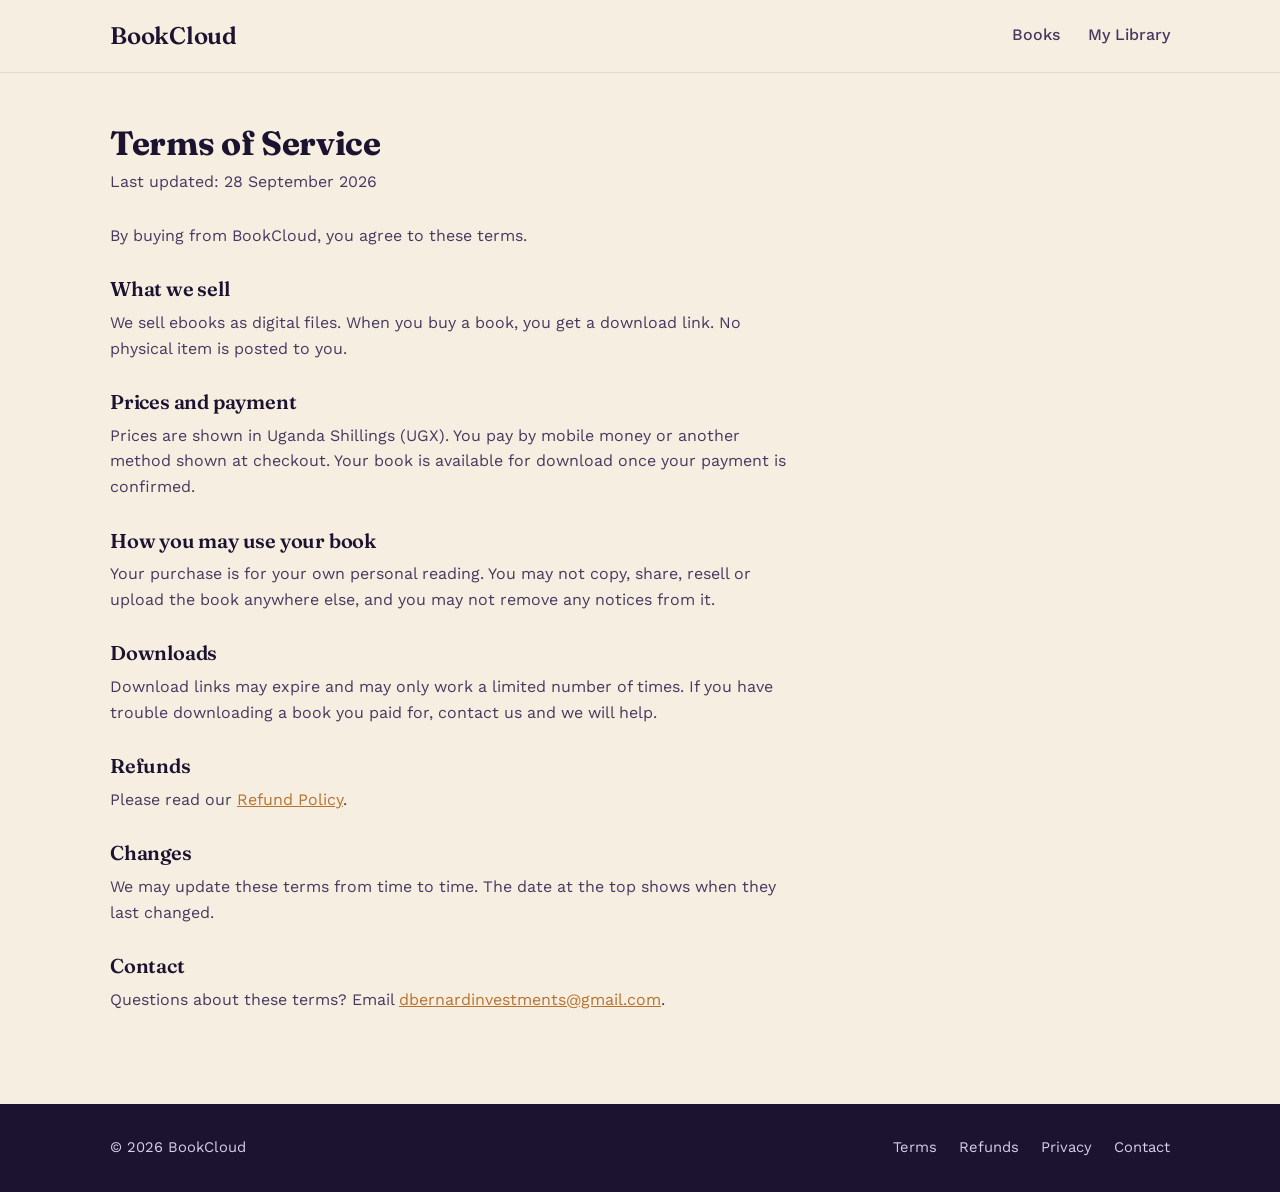
<file: terms.html>
<!DOCTYPE html>
<html lang="en">
<head>
  <meta charset="UTF-8">
  <meta name="viewport" content="width=device-width, initial-scale=1">
  <title>Terms of Service</title>
  <link rel="stylesheet" href="style.css">
</head>

<body data-title="Terms of Service">
  <div id="site-header"></div>

  <main>
    <div class="wrap">
      <article class="prose">
        <h1>Terms of Service</h1>
        <p class="updated">Last updated: 28 September 2026</p>

        <p>By buying from <span data-site="name"></span>, you agree to these terms.</p>

        <h2>What we sell</h2>
        <p>We sell ebooks as digital files. When you buy a book, you get a download link. No physical item is posted to you.</p>

        <h2>Prices and payment</h2>
        <p>Prices are shown in Uganda Shillings (UGX). You pay by mobile money or another method shown at checkout. Your book is available for download once your payment is confirmed.</p>

        <h2>How you may use your book</h2>
        <p>Your purchase is for your own personal reading. You may not copy, share, resell or upload the book anywhere else, and you may not remove any notices from it.</p>

        <h2>Downloads</h2>
        <p>Download links may expire and may only work a limited number of times. If you have trouble downloading a book you paid for, contact us and we will help.</p>

        <h2>Refunds</h2>
        <p>Please read our <a href="refunds.html">Refund Policy</a>.</p>

        <h2>Changes</h2>
        <p>We may update these terms from time to time. The date at the top shows when they last changed.</p>

        <h2>Contact</h2>
        <p>Questions about these terms? Email <a data-mailto href="#"></a>.</p>
      </article>
    </div>
  </main>

  <div id="site-footer"></div>

  <script src="site.js"></script>
</body>
</html>
</file>
<file: style.css>
@import url("https://fonts.googleapis.com/css2?family=Fraunces:opsz,wght@9..144,400;9..144,500;9..144,600;9..144,700&family=Work+Sans:wght@400;500;600&display=swap");

:root {
  --ink: #1C1330;
  --ink-soft: #46395F;
  --paper: #F6EFE1;
  --paper-card: #FBF7EC;
  --ember: #D98A3D;
  --ember-dark: #B8712E;
  --moss: #3F6B52;
  --line: #E4D9C4;
  --white: #FFFFFF;
  --error: #B42318;
}

* { box-sizing: border-box; margin: 0; padding: 0; }

html { scroll-behavior: smooth; }

@media (prefers-reduced-motion: reduce) {
  html { scroll-behavior: auto; }
  *, *::before, *::after { animation-duration: 0.01ms !important; animation-iteration-count: 1 !important; transition-duration: 0.01ms !important; }
}

body {
  font-family: "Work Sans", Arial, sans-serif;
  background: var(--paper);
  color: var(--ink);
  line-height: 1.6;
  min-height: 100vh;
  display: flex;
  flex-direction: column;
}

main { flex: 1; }

h1, h2, h3 {
  font-family: "Fraunces", Georgia, serif;
  font-optical-sizing: auto;
  line-height: 1.08;
  letter-spacing: -0.01em;
  color: var(--ink);
}

a { color: inherit; text-decoration: none; }

a:focus-visible, button:focus-visible, input:focus-visible, select:focus-visible {
  outline: 3px solid var(--ember);
  outline-offset: 3px;
}

.wrap { max-width: 1100px; margin: 0 auto; padding: 0 20px; }

/* ---------- Top bar ---------- */
.topbar { background: var(--paper); border-bottom: 1px solid var(--line); }
.topbar .wrap {
  display: flex; align-items: center; justify-content: space-between;
  height: 72px;
}
.logo {
  font-family: "Fraunces", Georgia, serif;
  font-weight: 600; font-size: 1.5rem; letter-spacing: -0.01em;
}
.nav { display: flex; gap: 28px; font-weight: 500; color: var(--ink-soft); }
.nav a { position: relative; padding-bottom: 2px; }
.nav a::after {
  content: ""; position: absolute; left: 0; right: 100%; bottom: -2px; height: 2px;
  background: var(--ember); transition: right 0.25s ease;
}
.nav a:hover::after { right: 0; }

/* ---------- Buttons ---------- */
.btn {
  display: inline-block; background: var(--ember); color: var(--white);
  padding: 14px 28px; border-radius: 999px; font-weight: 600;
  border: 0; cursor: pointer; font-family: "Work Sans", inherit; font-size: 1rem;
  transition: background 0.2s ease, transform 0.15s ease;
}
.btn:hover { background: var(--ember-dark); transform: translateY(-1px); }
.btn:active { transform: translateY(0); }
.btn-block { display: block; width: 100%; text-align: center; }
.btn-outline {
  display: inline-block; border: 1.5px solid var(--ink); color: var(--ink);
  padding: 12px 26px; border-radius: 999px; font-weight: 600;
  transition: background 0.2s ease, color 0.2s ease;
}
.btn-outline:hover { background: var(--ink); color: var(--paper); }

/* ---------- Hero ---------- */
.hero { padding: 80px 0 64px; overflow: hidden; }
.hero .wrap {
  display: grid; grid-template-columns: 1.1fr 0.9fr;
  gap: 48px; align-items: center;
}
.hero h1 {
  font-size: clamp(2.4rem, 5vw, 3.8rem); font-weight: 600; margin-bottom: 18px;
}
.hero p { font-size: 1.15rem; color: var(--ink-soft); max-width: 44ch; margin-bottom: 32px; }

.shelf { display: flex; gap: 16px; align-items: flex-end; justify-content: center; perspective: 800px; }
.shelf .cover { width: 30%; }
.shelf .cover:nth-child(2) { width: 34%; }

.shelf .cover {
  opacity: 0; transform: translateY(40px) rotate(-3deg);
  animation: rise-off-shelf 0.7s cubic-bezier(0.22, 1, 0.36, 1) forwards;
}
.shelf .cover:nth-child(1) { animation-delay: 0.05s; }
.shelf .cover:nth-child(2) { animation-delay: 0.2s; }
.shelf .cover:nth-child(3) { animation-delay: 0.35s; }

@keyframes rise-off-shelf {
  to { opacity: 1; transform: translateY(0) rotate(0deg); }
}

@media (prefers-reduced-motion: reduce) {
  .shelf .cover { opacity: 1; transform: none; animation: none; }
}

/* ---------- Book covers ---------- */
.cover {
  aspect-ratio: 2 / 3; border-radius: 3px 12px 12px 3px;
  padding: 16px 14px; display: flex; flex-direction: column; justify-content: space-between;
  color: var(--white);
  box-shadow: inset 10px 0 0 rgba(0, 0, 0, 0.16), 0 10px 22px rgba(28, 19, 48, 0.22);
}
.cover span { font-family: "Fraunces", Georgia, serif; font-weight: 600; font-size: 1.05rem; line-height: 1.2; }
.cover small { font-size: 0.75rem; opacity: 0.85; }
.c-teal { background: var(--moss); }
.c-navy { background: var(--ink); }
.c-gold { background: var(--ember); color: var(--ink); }
.c-rust { background: #8B4A3D; }
/* ---------- How it works ---------- */
.how { padding: 8px 0 40px; }
.how ol {
  list-style: none;
  display: grid; grid-template-columns: repeat(3, 1fr); gap: 28px;
}
.how li {
  background: var(--paper-card); border: 1px solid var(--line);
  border-radius: 16px; padding: 24px 22px;
  display: flex; flex-direction: column; gap: 10px;
}
.how .step-num {
  font-family: "Fraunces", Georgia, serif; font-size: 1.6rem; font-weight: 600;
  color: var(--ember-dark);
}
.how h3 { font-size: 1.05rem; font-weight: 600; }
.how p { color: var(--ink-soft); font-size: 0.95rem; }

@media (max-width: 720px) {
  .how ol { grid-template-columns: 1fr; }
}

/* ---------- Book list (home page) ---------- */
.section { padding: 28px 0 80px; }
.section h2 { font-size: 1.9rem; margin-bottom: 8px; font-weight: 600; }
.section .sub { color: var(--ink-soft); margin-bottom: 28px; }

.tools { display: flex; flex-direction: column; gap: 14px; margin-bottom: 32px; }
.search {
  width: 100%; max-width: 420px; padding: 12px 16px;
  border: 1.5px solid var(--line); border-radius: 999px;
  font: inherit; background: var(--white);
}
.chips { display: flex; gap: 8px; flex-wrap: wrap; }
.chip {
  border: 1.5px solid var(--line); background: var(--white); border-radius: 999px;
  padding: 7px 18px; font: inherit; font-size: 0.92rem; cursor: pointer;
  transition: background 0.2s ease, color 0.2s ease, border-color 0.2s ease;
}
.chip[aria-pressed="true"] { background: var(--ink); color: var(--paper); border-color: var(--ink); }

.grid { display: grid; grid-template-columns: repeat(auto-fill, minmax(220px, 1fr)); gap: 32px; }
.note { color: var(--ink-soft); margin-bottom: 20px; }

.book { display: flex; flex-direction: column; gap: 12px; }
.book .cover-link { display: block; transform-style: preserve-3d; transition: transform 0.25s ease; }
.book .cover-link:hover { transform: translateY(-6px) rotate(-1deg); }
.book .cover { width: 100%; }
.book h3 { font-size: 1.1rem; font-weight: 600; }
.book h3 a:hover { color: var(--ember-dark); }
.book .author { color: var(--ink-soft); font-size: 0.92rem; }
.book .row { display: flex; align-items: center; justify-content: space-between; margin-top: 4px; }
.price { font-weight: 600; font-family: "Fraunces", Georgia, serif; }
.buy {
  border: 1.5px solid var(--ink); color: var(--ink);
  padding: 8px 18px; border-radius: 999px; font-weight: 600; font-size: 0.92rem;
  transition: background 0.2s ease, color 0.2s ease;
}
.buy:hover { background: var(--ink); color: var(--paper); }

/* ---------- Book details page ---------- */
.back { display: inline-block; margin-top: 28px; color: var(--ink-soft); }
.back:hover { color: var(--ember-dark); }
.detail {
  display: grid; grid-template-columns: 260px 1fr;
  gap: 48px; padding: 32px 0 80px; align-items: start;
}
.detail .cover { width: 100%; max-width: 260px; }
.detail h1 { font-size: clamp(1.9rem, 4vw, 2.6rem); margin-bottom: 8px; }
.meta { color: var(--ink-soft); margin-bottom: 20px; }
.price-big { font-size: 1.6rem; font-weight: 600; margin-bottom: 22px; font-family: "Fraunces", Georgia, serif; }
.desc { max-width: 60ch; margin-bottom: 26px; white-space: pre-line; color: var(--ink-soft); }
.actions { display: flex; gap: 14px; flex-wrap: wrap; margin-bottom: 22px; }
.perk { color: var(--moss); font-size: 0.95rem; font-weight: 500; }

/* ---------- Checkout page ---------- */
.checkout {
  display: grid; grid-template-columns: 1.2fr 0.8fr;
  gap: 32px; padding: 32px 0 80px; align-items: start;
}
.checkout[hidden] { display: none; }
.panel {
  background: var(--paper-card); border: 1px solid var(--line);
  border-radius: 16px; padding: 28px;
}
.panel h2 { font-size: 1.35rem; margin-bottom: 18px; font-weight: 600; }
.field { margin-bottom: 18px; }
.field label { display: block; font-weight: 600; margin-bottom: 6px; }
.field input {
  width: 100%; padding: 13px 16px; border: 1.5px solid var(--line);
  border-radius: 10px; font: inherit; background: var(--white);
  transition: border-color 0.2s ease;
}
.field input:focus { border-color: var(--ember); }
.hint { font-size: 0.88rem; color: var(--ink-soft); margin-top: 4px; }
.check { display: flex; gap: 10px; align-items: flex-start; margin-bottom: 18px; font-size: 0.95rem; }
.check input { margin-top: 5px; }
.check a { color: var(--ember-dark); text-decoration: underline; }
.msg {
  margin-top: 16px; padding: 13px 16px; border-radius: 10px;
  background: #FCF1DC; border: 1px solid var(--ember);
}
.msg.error { background: #FBEAE7; border-color: var(--error); color: var(--error); }
.summary-book { display: flex; gap: 14px; align-items: center; margin-bottom: 14px; }
.summary-book .cover { width: 58px; padding: 0; flex-shrink: 0; }
.summary-book strong { display: block; font-family: "Fraunces", Georgia, serif; }
.summary-book span { color: var(--ink-soft); font-size: 0.92rem; }
.summary-row {
  display: flex; justify-content: space-between; gap: 12px;
  padding: 14px 0; border-top: 1px solid var(--line); font-weight: 600;
  font-family: "Fraunces", Georgia, serif; font-size: 1.1rem;
}

/* ---------- Text pages ---------- */
.prose { max-width: 68ch; padding: 52px 0 80px; }
.prose h1 { font-size: 2.1rem; margin-bottom: 8px; }
.prose .updated { color: var(--ink-soft); margin-bottom: 28px; }
.prose h2 { font-size: 1.25rem; margin: 30px 0 10px; font-weight: 600; }
.prose p, .prose ul { margin-bottom: 12px; color: var(--ink-soft); }
.prose ul { padding-left: 22px; }
.prose a { color: var(--ember-dark); text-decoration: underline; }

.center { text-align: center; padding: 100px 0; }
.center h1 { font-size: 2.5rem; margin-bottom: 12px; }
.center p { color: var(--ink-soft); margin-bottom: 26px; }

/* ---------- Footer ---------- */
footer { background: var(--ink); color: #D8CFE8; padding: 32px 0; font-size: 0.92rem; }
footer .wrap { display: flex; justify-content: space-between; flex-wrap: wrap; gap: 12px; }
footer .links { display: flex; gap: 22px; flex-wrap: wrap; }
footer a:hover { color: var(--white); }

/* ---------- Phones ---------- */
@media (max-width: 720px) {
  .hero .wrap { grid-template-columns: 1fr; }
  .hero { padding-top: 48px; }
  .nav { gap: 18px; }
  .detail { grid-template-columns: 1fr; gap: 26px; }
  .detail .cover { max-width: 190px; }
  .checkout { grid-template-columns: 1fr; }
}
</file>
